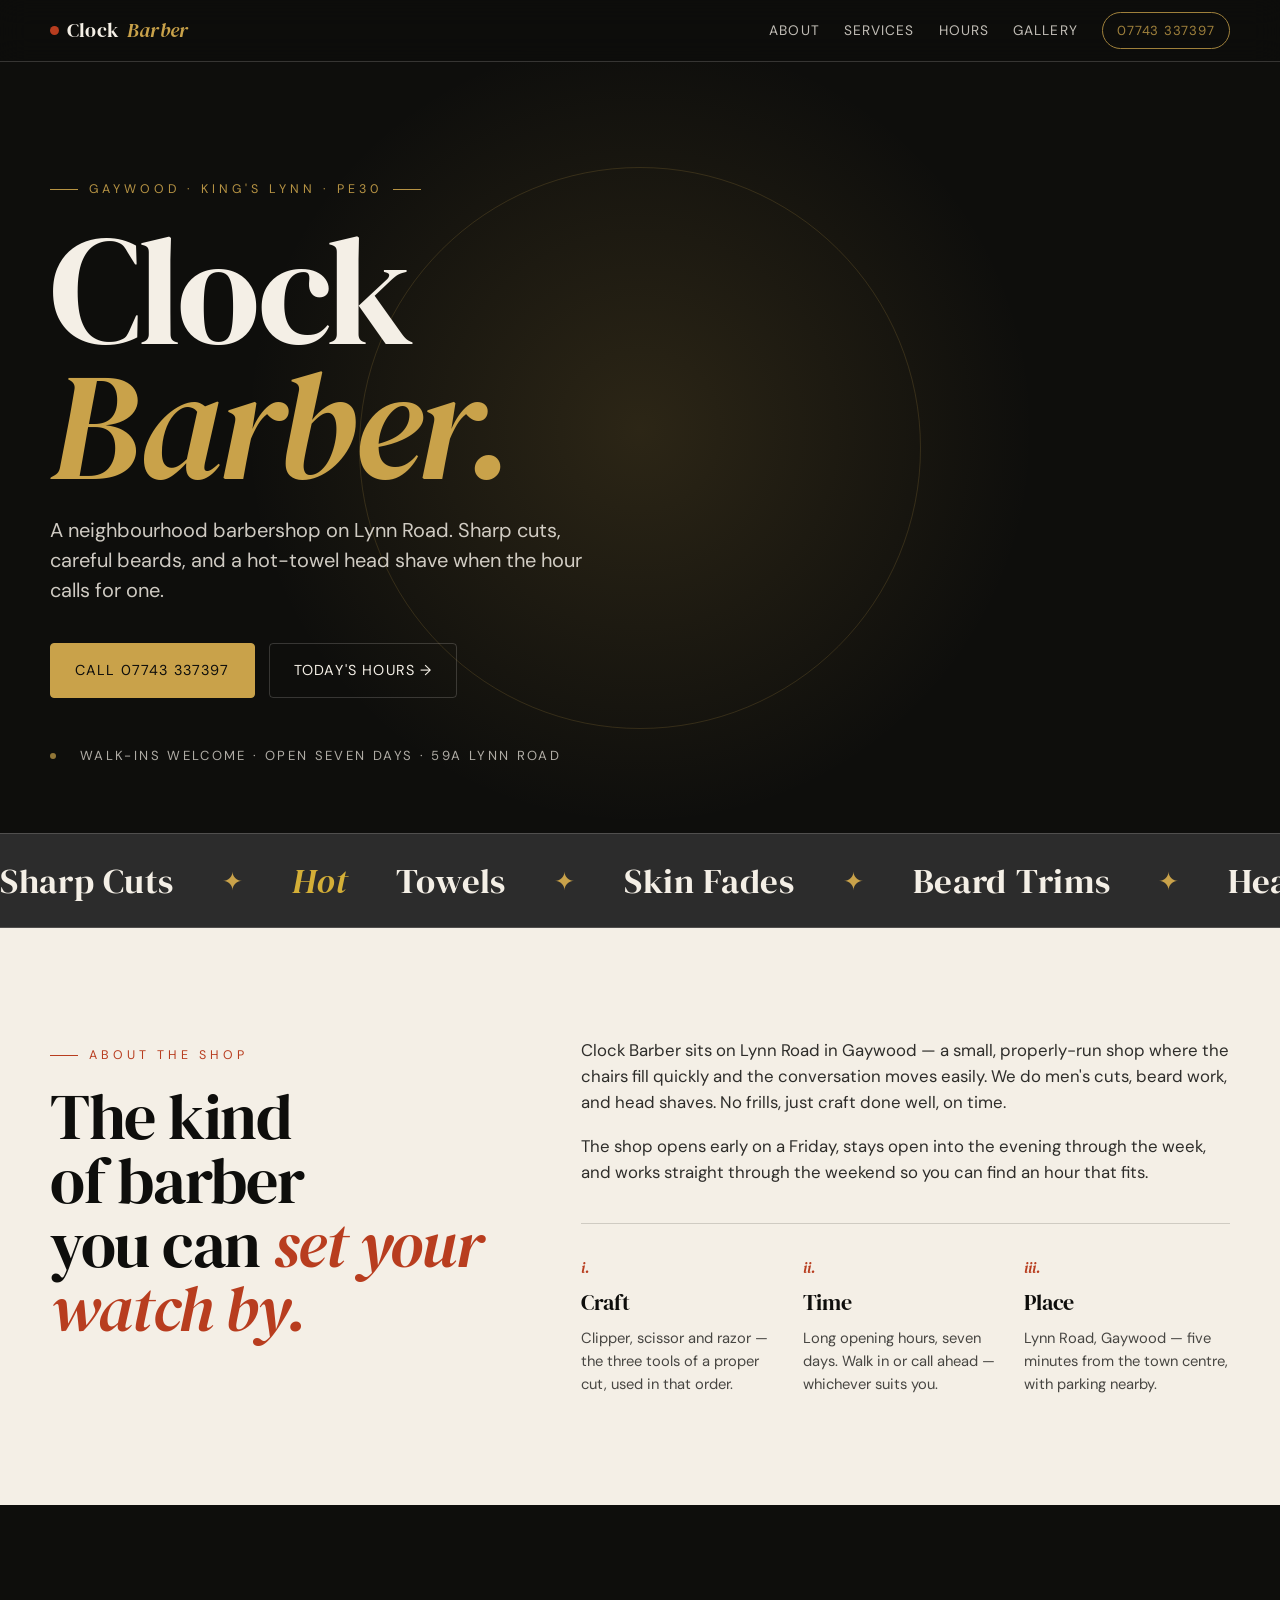
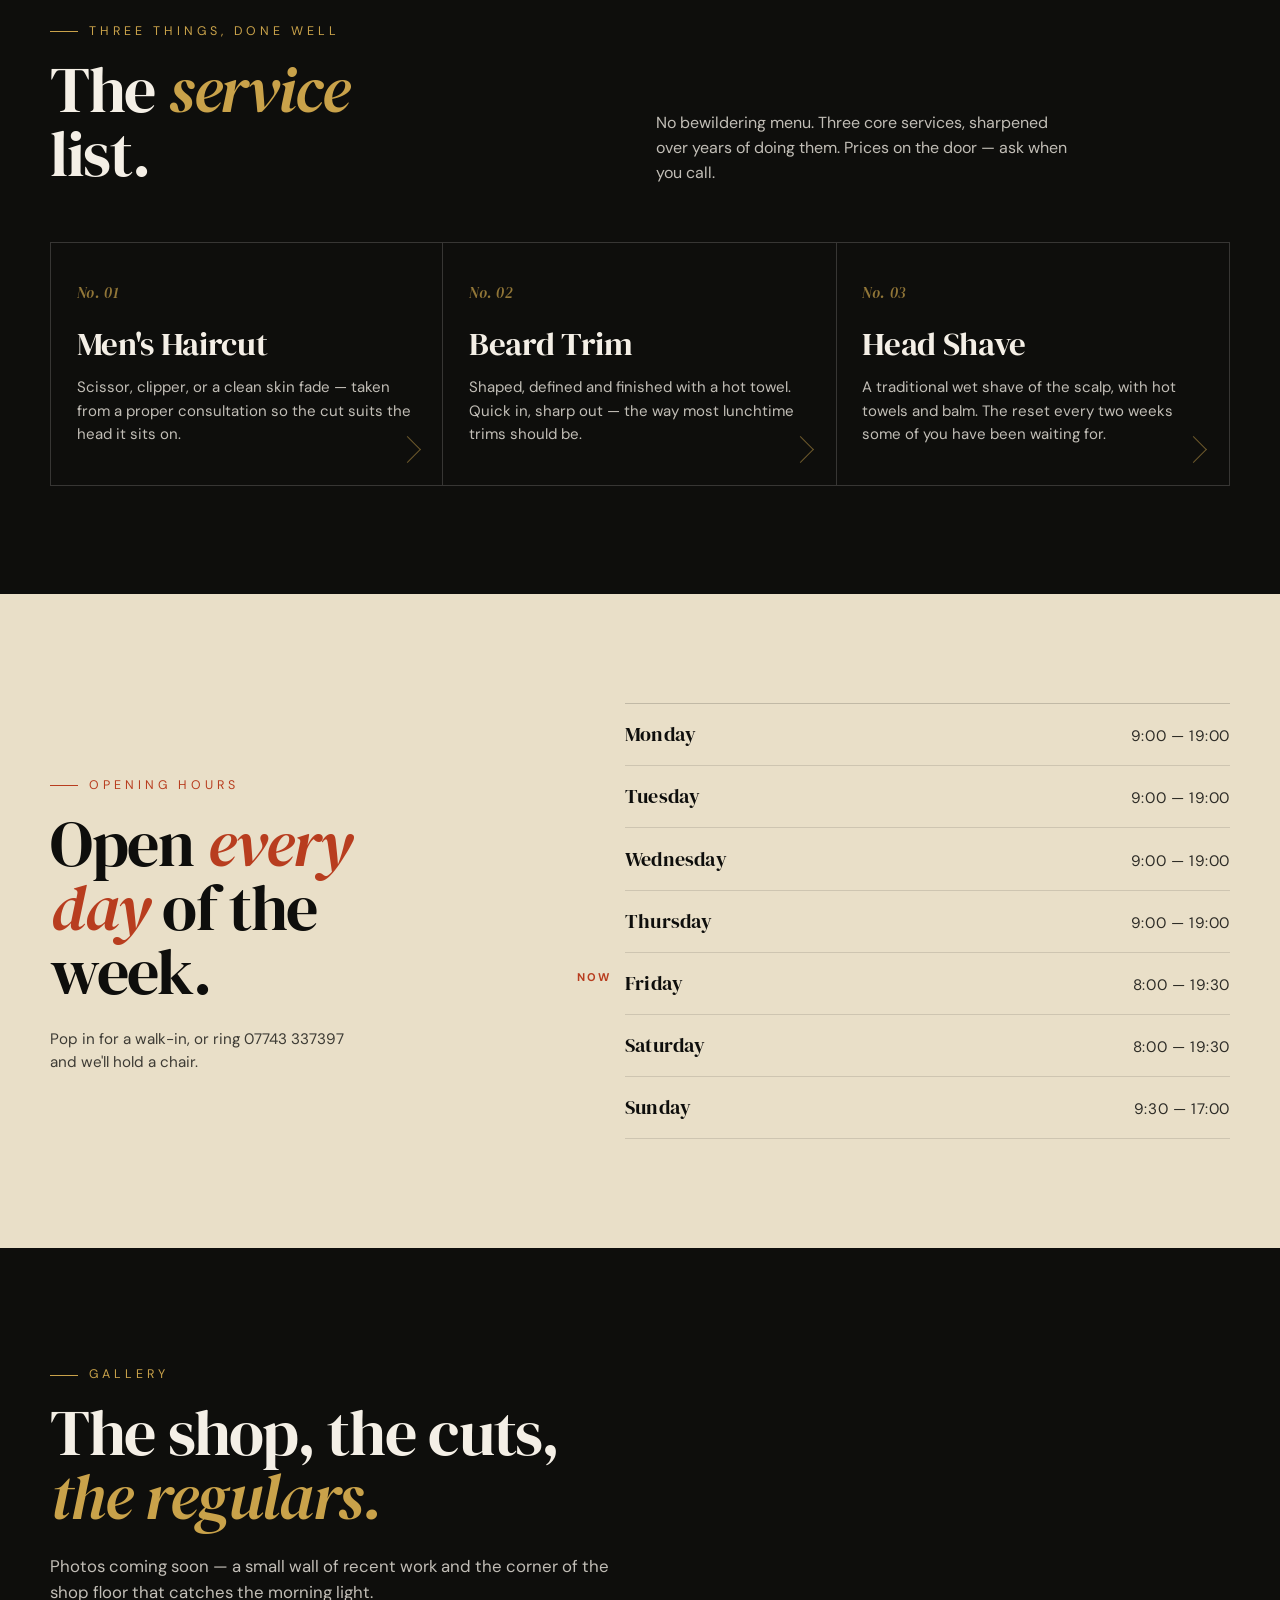
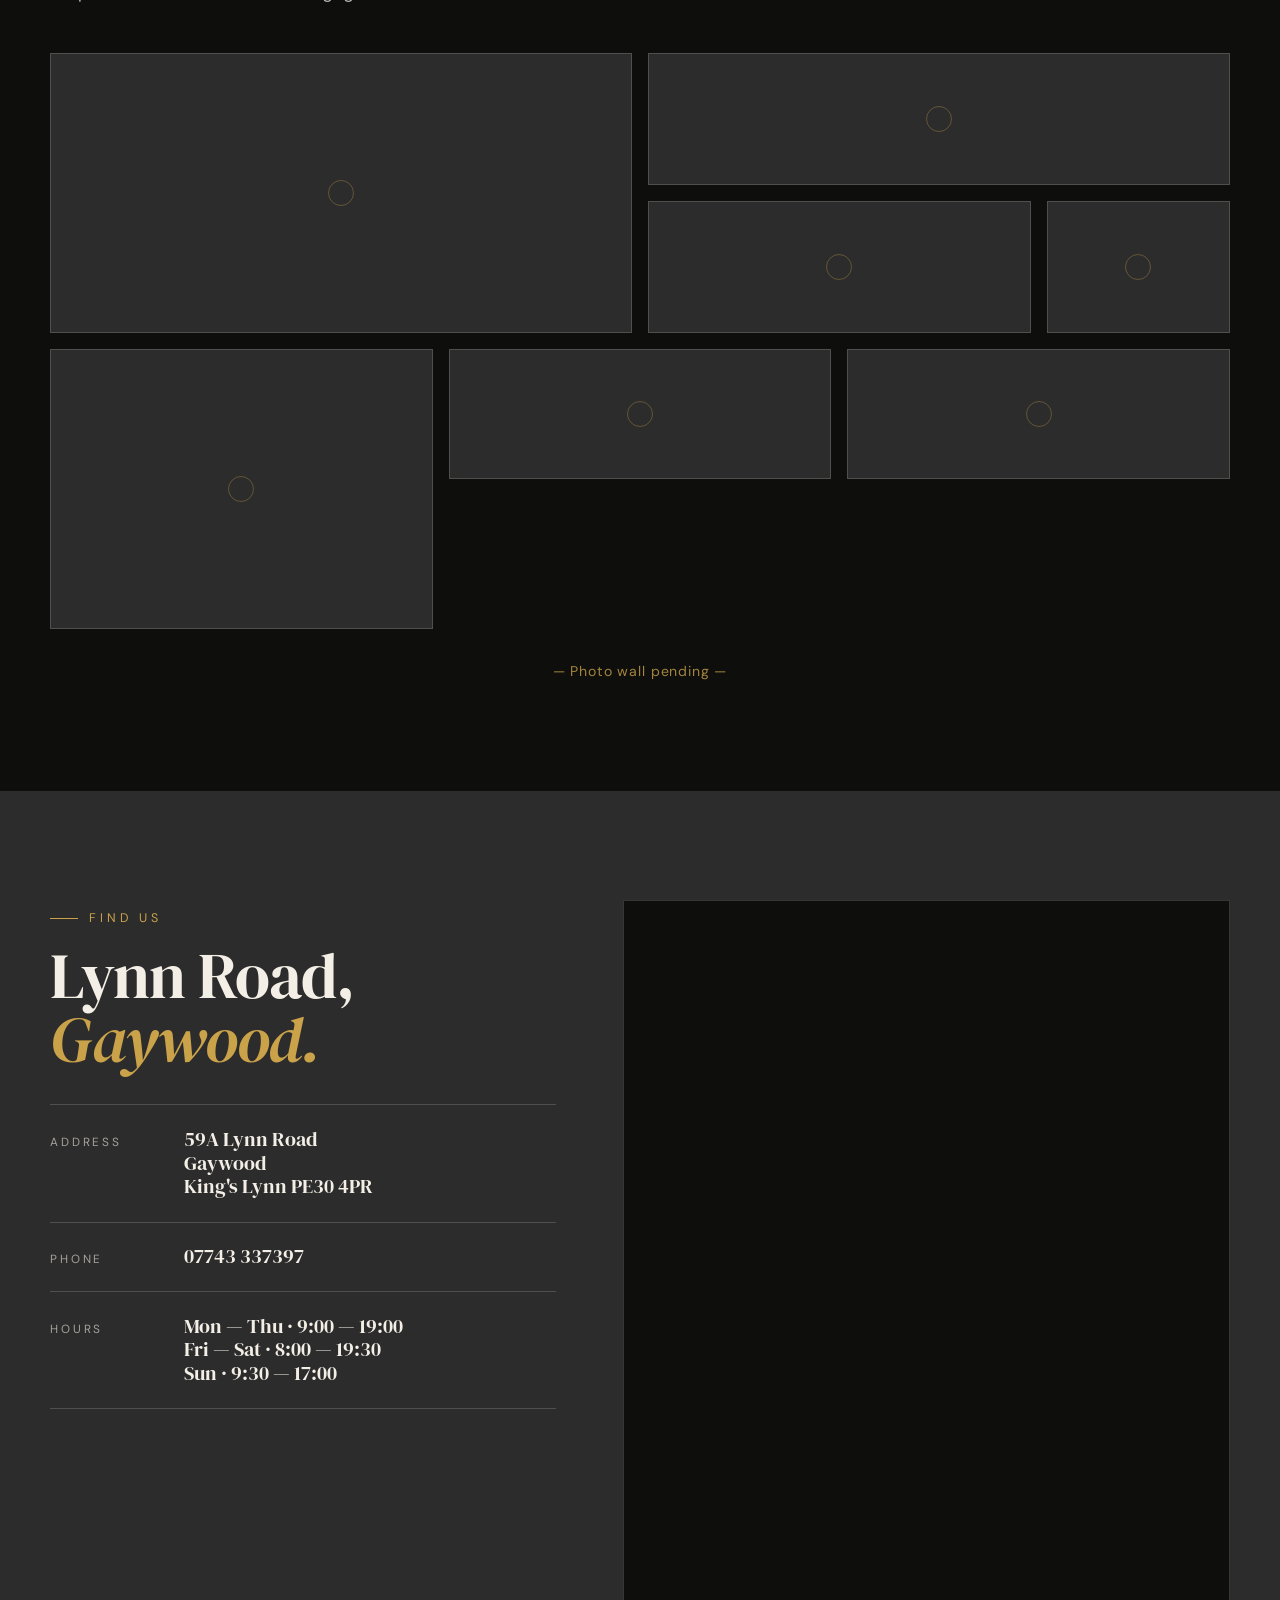
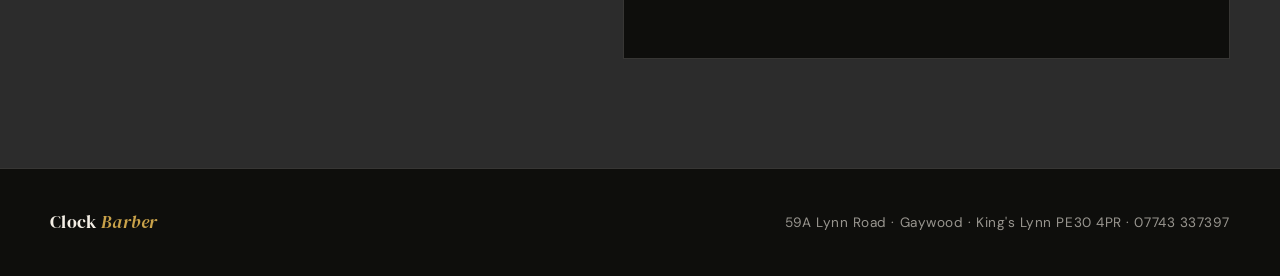
<file: index.html>
<!doctype html>
<html lang="en-GB">
<head>
<meta charset="utf-8">
<meta name="viewport" content="width=device-width, initial-scale=1, viewport-fit=cover">
<title>Clock Barber — Gaywood, King's Lynn</title>
<meta name="description" content="Clock Barber on Lynn Road, Gaywood. Men's haircuts, beard trims and head shaves. Open seven days. 59A Lynn Road, King's Lynn PE30 4PR.">
<link rel="preconnect" href="https://fonts.googleapis.com">
<link rel="preconnect" href="https://fonts.gstatic.com" crossorigin>
<link href="https://fonts.googleapis.com/css2?family=DM+Serif+Display:ital@0;1&family=DM+Sans:opsz,wght@9..40,400;9..40,500;9..40,700&display=swap" rel="stylesheet">
<style>
  :root {
    --ink:    #0E0E0C;
    --soft:   #2C2C2C;
    --paper:  #F4EFE6;
    --cream:  #E9DFC8;
    --brass:  #C9A24A;
    --gold:   #D4AF37;
    --ember:  #B83D1F;
    --rule:   rgba(244,239,230,0.18);
    --font-display: "DM Serif Display", "Times New Roman", serif;
    --font-body:    "DM Sans", system-ui, -apple-system, sans-serif;
  }
  * { box-sizing: border-box; margin: 0; padding: 0; }
  html { scroll-behavior: smooth; -webkit-text-size-adjust: 100%; }
  body {
    background: var(--ink);
    color: var(--paper);
    font-family: var(--font-body);
    font-size: clamp(0.95rem, 0.6rem + 0.6vw, 1.05rem);
    line-height: 1.55;
    text-rendering: optimizeLegibility;
    -webkit-font-smoothing: antialiased;
    overflow-x: hidden;
  }
  h1, h2, h3 { text-wrap: balance; font-weight: 400; }
  p { text-wrap: pretty; }
  a { color: inherit; text-decoration-thickness: 1px; text-underline-offset: 0.18em; }
  img { max-width: 100%; display: block; }

  /* LAYOUT */
  .wrap { width: min(1180px, 100% - 2.4rem); margin-inline: auto; }
  section { padding-block: clamp(4rem, 2rem + 6vw, 8rem); }

  /* NAV */
  nav.top {
    position: sticky; top: 0; z-index: 50;
    backdrop-filter: blur(14px);
    -webkit-backdrop-filter: blur(14px);
    background: rgba(14,14,12,0.78);
    border-bottom: 1px solid var(--rule);
  }
  nav.top .wrap {
    display: flex; align-items: center; justify-content: space-between;
    gap: 1rem; padding-block: 0.95rem;
  }
  nav.top .mark {
    font-family: var(--font-display);
    font-size: 1.25rem; letter-spacing: 0.01em;
    display: inline-flex; align-items: baseline; gap: 0.5rem;
    text-decoration: none;
  }
  nav.top .mark em {
    font-style: italic; color: var(--brass); font-weight: 400;
  }
  nav.top .mark::before {
    content: ""; width: 9px; height: 9px; border-radius: 50%;
    background: var(--ember);
    display: inline-block; transform: translateY(-2px);
    animation: pulse 2s ease-in-out infinite;
  }
  @keyframes pulse {
    0%, 100% { opacity: 0.35; }
    50%      { opacity: 1; }
  }
  nav.top ul {
    list-style: none; display: flex; gap: 1.5rem; align-items: center;
    font-size: 0.86rem; letter-spacing: 0.08em; text-transform: uppercase;
  }
  nav.top ul a { text-decoration: none; opacity: 0.78; transition: opacity .2s, color .2s; }
  nav.top ul a:hover { opacity: 1; color: var(--brass); }
  nav.top .call {
    border: 1px solid var(--brass); color: var(--brass);
    padding: 0.55rem 0.9rem; border-radius: 999px;
    font-size: 0.82rem; letter-spacing: 0.06em;
    text-decoration: none; white-space: nowrap;
    transition: background .2s, color .2s;
  }
  nav.top .call:hover { background: var(--brass); color: var(--ink); }
  @media (max-width: 760px) {
    nav.top ul li:not(.contact-li) { display: none; }
  }

  /* HERO */
  .hero {
    position: relative;
    padding-top: clamp(4rem, 2rem + 6vw, 7rem);
    padding-bottom: clamp(3rem, 1rem + 4vw, 5rem);
    overflow: hidden;
  }
  .hero::before {
    content: ""; position: absolute;
    top: 50%; left: 50%;
    width: min(900px, 110vw); aspect-ratio: 1;
    transform: translate(-50%, -52%);
    border-radius: 50%;
    background: radial-gradient(circle, rgba(201,162,74,0.16), transparent 62%);
    pointer-events: none; z-index: 0;
  }
  .hero::after {
    content: ""; position: absolute;
    top: 50%; left: 50%;
    width: min(560px, 80vw); aspect-ratio: 1;
    transform: translate(-50%, -50%);
    border: 1px solid rgba(201,162,74,0.18);
    border-radius: 50%;
    pointer-events: none; z-index: 0;
  }
  .hero .wrap { position: relative; z-index: 1; }
  .hero .eyebrow {
    font-size: 0.78rem; letter-spacing: 0.32em; text-transform: uppercase;
    color: var(--brass); opacity: 0.9;
    display: inline-flex; align-items: center; gap: 0.7rem;
    margin-bottom: 1.6rem;
  }
  .hero .eyebrow::before, .hero .eyebrow::after {
    content: ""; width: 28px; height: 1px; background: var(--brass);
  }
  .hero h1 {
    font-family: var(--font-display);
    font-size: clamp(3.2rem, 1.2rem + 11vw, 9.5rem);
    line-height: 0.88;
    letter-spacing: -0.025em;
    margin-bottom: 1.4rem;
  }
  .hero h1 em {
    font-style: italic; color: var(--brass); font-weight: 400;
  }
  .hero .lede {
    max-width: 38ch;
    font-size: clamp(1.05rem, 0.7rem + 0.7vw, 1.25rem);
    line-height: 1.5; opacity: 0.84;
    margin-bottom: 2.4rem;
  }
  .hero .ctas {
    display: flex; flex-wrap: wrap; gap: 0.9rem; align-items: center;
  }
  .btn {
    display: inline-flex; align-items: center; gap: 0.55rem;
    padding: 0.95rem 1.5rem;
    font-size: 0.9rem; letter-spacing: 0.08em; text-transform: uppercase;
    text-decoration: none; border-radius: 4px;
    transition: transform .2s, background .2s, color .2s, border-color .2s;
  }
  .btn--solid { background: var(--brass); color: var(--ink); border: 1px solid var(--brass); }
  .btn--solid:hover { transform: translateY(-2px); background: var(--paper); border-color: var(--paper); }
  .btn--ghost { background: transparent; color: var(--paper); border: 1px solid var(--rule); }
  .btn--ghost:hover { border-color: var(--paper); }

  .hero .stamp {
    margin-top: 3rem;
    display: grid; grid-template-columns: auto 1fr; gap: 1.5rem;
    align-items: center;
    font-size: 0.82rem; letter-spacing: 0.18em; text-transform: uppercase;
    opacity: 0.7;
  }
  .hero .stamp .dot {
    width: 6px; height: 6px; background: var(--brass); border-radius: 50%;
  }

  /* MARQUEE */
  .marquee {
    overflow: hidden;
    background: var(--soft);
    border-top: 1px solid var(--rule);
    border-bottom: 1px solid var(--rule);
    padding-block: 1.2rem;
  }
  .marquee__track {
    display: inline-flex; gap: 3rem; white-space: nowrap;
    animation: scroll 38s linear infinite;
    font-family: var(--font-display);
    font-size: clamp(1.4rem, 0.6rem + 2vw, 2.2rem);
    letter-spacing: 0.02em;
  }
  .marquee__track span {
    display: inline-flex; align-items: center; gap: 3rem;
    color: var(--paper);
  }
  .marquee__track span::after {
    content: "✦"; color: var(--brass); font-size: 0.7em;
  }
  .marquee__track em { color: var(--gold); font-style: italic; }
  @keyframes scroll { to { transform: translateX(-50%); } }
  @media (prefers-reduced-motion: reduce) {
    .marquee__track { animation: none; }
    nav.top .mark::before { animation: none; opacity: 0.8; }
  }

  /* ABOUT */
  #about {
    background: var(--paper); color: var(--ink);
  }
  .about-grid {
    display: grid; grid-template-columns: minmax(0, 1fr) minmax(0, 1.4fr);
    gap: clamp(2rem, 1rem + 4vw, 5rem);
    align-items: start;
  }
  @media (max-width: 820px) {
    .about-grid { grid-template-columns: 1fr; }
  }
  #about .label {
    font-size: 0.78rem; letter-spacing: 0.32em; text-transform: uppercase;
    color: var(--ember); margin-bottom: 1.2rem;
    display: inline-flex; align-items: center; gap: 0.7rem;
  }
  #about .label::before {
    content: ""; width: 28px; height: 1px; background: var(--ember);
  }
  #about h2 {
    font-family: var(--font-display);
    font-size: clamp(2.2rem, 1rem + 4vw, 4rem);
    line-height: 1;
    letter-spacing: -0.02em;
  }
  #about h2 em { font-style: italic; color: var(--ember); }
  #about .body p { margin-bottom: 1.1rem; opacity: 0.86; }
  #about .pillars {
    margin-top: 2.4rem;
    display: grid; grid-template-columns: repeat(3, 1fr); gap: 1rem;
    border-top: 1px solid rgba(14,14,12,0.16);
    padding-top: 2rem;
  }
  @media (max-width: 620px) {
    #about .pillars { grid-template-columns: 1fr; gap: 1.4rem; }
  }
  #about .pillars .item h4 {
    font-family: var(--font-display);
    font-size: 1.4rem; letter-spacing: -0.01em;
    margin-bottom: 0.4rem;
    font-weight: 400;
  }
  #about .pillars .item p {
    font-size: 0.92rem; opacity: 0.75; margin: 0;
  }
  #about .pillars .num {
    font-family: var(--font-display); font-style: italic;
    color: var(--ember); font-size: 0.95rem;
    display: block; margin-bottom: 0.4rem;
  }

  /* SERVICES */
  #services { background: var(--ink); }
  #services .head {
    display: grid; grid-template-columns: minmax(0, 1fr) minmax(0, 1fr);
    gap: 2rem; align-items: end;
    margin-bottom: 3.5rem;
  }
  @media (max-width: 760px) {
    #services .head { grid-template-columns: 1fr; }
  }
  #services .label {
    font-size: 0.78rem; letter-spacing: 0.32em; text-transform: uppercase;
    color: var(--brass); margin-bottom: 1rem;
    display: inline-flex; align-items: center; gap: 0.7rem;
  }
  #services .label::before {
    content: ""; width: 28px; height: 1px; background: var(--brass);
  }
  #services h2 {
    font-family: var(--font-display);
    font-size: clamp(2.2rem, 1rem + 4vw, 4rem);
    line-height: 1; letter-spacing: -0.02em;
  }
  #services h2 em { font-style: italic; color: var(--brass); }
  #services .lede {
    max-width: 38ch; opacity: 0.78; font-size: 1rem;
  }
  .svc-list {
    display: grid; grid-template-columns: repeat(3, 1fr);
    gap: 0;
    border-top: 1px solid var(--rule);
  }
  @media (max-width: 820px) {
    .svc-list { grid-template-columns: 1fr; }
  }
  .svc {
    padding: 2.4rem 1.6rem;
    border-bottom: 1px solid var(--rule);
    border-right: 1px solid var(--rule);
    position: relative;
    transition: background .3s;
  }
  .svc:first-child { border-left: 1px solid var(--rule); }
  @media (max-width: 820px) {
    .svc { border-right: 1px solid var(--rule); border-left: 1px solid var(--rule); }
  }
  .svc:hover { background: var(--soft); }
  .svc .num {
    font-family: var(--font-display); font-style: italic;
    color: var(--brass); opacity: 0.7;
    font-size: 0.95rem; letter-spacing: 0.04em;
    margin-bottom: 1.4rem; display: block;
  }
  .svc h3 {
    font-family: var(--font-display);
    font-size: clamp(1.6rem, 0.8rem + 1.6vw, 2.2rem);
    line-height: 1; letter-spacing: -0.01em;
    margin-bottom: 1rem;
  }
  .svc p {
    font-size: 0.94rem; opacity: 0.78; line-height: 1.55;
  }
  .svc::after {
    content: ""; position: absolute;
    bottom: 1.6rem; right: 1.6rem;
    width: 18px; height: 18px;
    border-top: 1px solid var(--brass);
    border-right: 1px solid var(--brass);
    transform: rotate(45deg);
    opacity: 0.5; transition: opacity .3s, transform .3s;
  }
  .svc:hover::after { opacity: 1; transform: rotate(45deg) translate(3px, -3px); }

  /* HOURS */
  #hours {
    background: var(--cream); color: var(--ink);
    overflow: hidden;
  }
  .hours-wrap {
    display: grid; grid-template-columns: minmax(0, 0.9fr) minmax(0, 1.1fr);
    gap: clamp(2.5rem, 1rem + 5vw, 6rem);
    align-items: center;
  }
  @media (max-width: 820px) {
    .hours-wrap { grid-template-columns: 1fr; }
  }
  #hours .label {
    font-size: 0.78rem; letter-spacing: 0.32em; text-transform: uppercase;
    color: var(--ember); margin-bottom: 1rem;
    display: inline-flex; align-items: center; gap: 0.7rem;
  }
  #hours .label::before {
    content: ""; width: 28px; height: 1px; background: var(--ember);
  }
  #hours h2 {
    font-family: var(--font-display);
    font-size: clamp(2.2rem, 1rem + 4vw, 4rem);
    line-height: 1; letter-spacing: -0.02em;
    margin-bottom: 1.5rem;
  }
  #hours h2 em { font-style: italic; color: var(--ember); }
  #hours .note {
    font-size: 0.95rem; opacity: 0.78; max-width: 32ch;
  }
  .hours-table {
    width: 100%;
    border-top: 1px solid rgba(14,14,12,0.18);
  }
  .hours-table .row {
    display: grid; grid-template-columns: 1fr auto;
    padding: 0.95rem 0;
    border-bottom: 1px solid rgba(14,14,12,0.12);
    align-items: baseline;
    gap: 1rem;
    position: relative;
  }
  .hours-table .row .day {
    font-family: var(--font-display);
    font-size: clamp(1.05rem, 0.6rem + 0.8vw, 1.3rem);
    letter-spacing: 0.01em;
  }
  .hours-table .row .time {
    font-variant-numeric: tabular-nums;
    font-size: 0.95rem;
    letter-spacing: 0.04em;
    opacity: 0.85;
  }
  .hours-table .row.today::before {
    content: "NOW"; position: absolute;
    left: -3rem; top: 1.05rem;
    font-size: 0.7rem; letter-spacing: 0.18em;
    color: var(--ember); font-weight: 700;
  }
  @media (max-width: 700px) {
    .hours-table .row.today::before { left: 0; top: -0.4rem; }
    .hours-table .row.today { padding-top: 1.8rem; }
  }

  /* GALLERY */
  #gallery {
    background: var(--ink);
  }
  #gallery .label {
    font-size: 0.78rem; letter-spacing: 0.32em; text-transform: uppercase;
    color: var(--brass); margin-bottom: 1rem;
    display: inline-flex; align-items: center; gap: 0.7rem;
  }
  #gallery .label::before {
    content: ""; width: 28px; height: 1px; background: var(--brass);
  }
  #gallery h2 {
    font-family: var(--font-display);
    font-size: clamp(2.2rem, 1rem + 4vw, 4rem);
    line-height: 1; letter-spacing: -0.02em;
    margin-bottom: 1.5rem;
  }
  #gallery h2 em { font-style: italic; color: var(--brass); }
  #gallery .head { max-width: 56rem; margin-bottom: 3rem; }
  #gallery .head p { opacity: 0.78; max-width: 50ch; }
  .gallery-grid {
    display: grid;
    grid-template-columns: repeat(6, 1fr);
    grid-auto-rows: minmax(120px, auto);
    gap: 1rem;
  }
  @media (max-width: 820px) {
    .gallery-grid { grid-template-columns: repeat(2, 1fr); }
  }
  .gallery-grid .tile {
    background: var(--soft);
    border: 1px solid var(--rule);
    position: relative;
    overflow: hidden;
  }
  .gallery-grid .tile::after {
    content: ""; position: absolute;
    top: 50%; left: 50%; width: 24px; height: 24px;
    border: 1px solid rgba(201,162,74,0.35);
    border-radius: 50%;
    transform: translate(-50%, -50%);
  }
  .gallery-grid .tile:nth-child(1) { grid-column: span 3; grid-row: span 2; min-height: 280px; }
  .gallery-grid .tile:nth-child(2) { grid-column: span 3; min-height: 130px; }
  .gallery-grid .tile:nth-child(3) { grid-column: span 2; min-height: 130px; }
  .gallery-grid .tile:nth-child(4) { grid-column: span 1; min-height: 130px; }
  .gallery-grid .tile:nth-child(5) { grid-column: span 2; grid-row: span 2; min-height: 280px; }
  .gallery-grid .tile:nth-child(6) { grid-column: span 2; min-height: 130px; }
  .gallery-grid .tile:nth-child(7) { grid-column: span 2; min-height: 130px; }
  @media (max-width: 820px) {
    .gallery-grid .tile { grid-column: span 1 !important; grid-row: span 1 !important; min-height: 160px !important; }
    .gallery-grid .tile:nth-child(1), .gallery-grid .tile:nth-child(5) { grid-column: span 2 !important; }
  }
  #gallery .note {
    margin-top: 2rem;
    text-align: center;
    font-size: 0.88rem;
    color: var(--brass);
    letter-spacing: 0.06em;
    opacity: 0.8;
  }

  /* CONTACT */
  #contact { background: var(--soft); }
  .contact-grid {
    display: grid; grid-template-columns: minmax(0, 1fr) minmax(0, 1.2fr);
    gap: clamp(2rem, 1rem + 4vw, 5rem);
    align-items: start;
  }
  @media (max-width: 820px) {
    .contact-grid { grid-template-columns: 1fr; }
  }
  #contact .label {
    font-size: 0.78rem; letter-spacing: 0.32em; text-transform: uppercase;
    color: var(--brass); margin-bottom: 1rem;
    display: inline-flex; align-items: center; gap: 0.7rem;
  }
  #contact .label::before {
    content: ""; width: 28px; height: 1px; background: var(--brass);
  }
  #contact h2 {
    font-family: var(--font-display);
    font-size: clamp(2.2rem, 1rem + 4vw, 4rem);
    line-height: 1; letter-spacing: -0.02em;
    margin-bottom: 2rem;
  }
  #contact h2 em { font-style: italic; color: var(--brass); }
  .contact-list { list-style: none; padding: 0; }
  .contact-list li {
    padding: 1.4rem 0;
    border-top: 1px solid var(--rule);
    display: grid; grid-template-columns: 110px 1fr;
    gap: 1.5rem; align-items: baseline;
  }
  .contact-list li:last-child { border-bottom: 1px solid var(--rule); }
  .contact-list .k {
    font-size: 0.74rem; letter-spacing: 0.24em; text-transform: uppercase;
    opacity: 0.6;
  }
  .contact-list .v {
    font-family: var(--font-display);
    font-size: clamp(1.05rem, 0.6rem + 0.8vw, 1.4rem);
    line-height: 1.2;
  }
  .contact-list .v a { color: var(--paper); text-decoration: none; }
  .contact-list .v a:hover { color: var(--brass); }
  .map-wrap {
    aspect-ratio: 4 / 5;
    border: 1px solid var(--rule);
    overflow: hidden;
    background: var(--ink);
  }
  @media (max-width: 820px) {
    .map-wrap { aspect-ratio: 4 / 3; }
  }
  .map-wrap iframe {
    width: 100%; height: 100%; border: 0;
    filter: grayscale(0.6) contrast(1.05);
  }

  /* FOOTER */
  footer {
    background: var(--ink);
    border-top: 1px solid var(--rule);
    padding-block: 2.5rem;
    font-size: 0.85rem;
  }
  footer .wrap {
    display: flex; flex-wrap: wrap; justify-content: space-between; gap: 1.5rem;
    align-items: center;
  }
  footer .mark {
    font-family: var(--font-display);
    font-size: 1.1rem; letter-spacing: 0.02em;
  }
  footer .mark em { color: var(--brass); font-style: italic; }
  footer .meta { opacity: 0.6; letter-spacing: 0.04em; }

  /* REVEAL */
  @supports (animation-timeline: view()) {
    .reveal {
      animation: rise both;
      animation-timeline: view();
      animation-range: entry 0% cover 25%;
    }
    @keyframes rise {
      from { opacity: 0; transform: translateY(2rem); }
      to   { opacity: 1; transform: translateY(0); }
    }
  }
  @media (prefers-reduced-motion: reduce) {
    .reveal { animation: none !important; opacity: 1 !important; transform: none !important; }
  }
</style>
</head>
<body>

<nav class="top">
  <div class="wrap">
    <a href="#top" class="mark">Clock <em>Barber</em></a>
    <ul>
      <li><a href="#about">About</a></li>
      <li><a href="#services">Services</a></li>
      <li><a href="#hours">Hours</a></li>
      <li><a href="#gallery">Gallery</a></li>
      <li class="contact-li"><a class="call" href="tel:+447743337397">07743 337397</a></li>
    </ul>
  </div>
</nav>

<header id="top" class="hero">
  <div class="wrap">
    <span class="eyebrow">Gaywood · King's Lynn · PE30</span>
    <h1>Clock<br><em>Barber.</em></h1>
    <p class="lede">A neighbourhood barbershop on Lynn Road. Sharp cuts, careful beards, and a hot-towel head shave when the hour calls for one.</p>
    <div class="ctas">
      <a class="btn btn--solid" href="tel:+447743337397">Call 07743 337397</a>
      <a class="btn btn--ghost" href="#hours">Today's hours →</a>
    </div>
    <div class="stamp">
      <span class="dot"></span>
      <span>Walk-ins welcome · Open seven days · 59A Lynn Road</span>
    </div>
  </div>
</header>

<div class="marquee" aria-hidden="true">
  <div class="marquee__track">
    <span>Sharp Cuts</span><span><em>Hot</em> Towels</span><span>Skin Fades</span><span>Beard Trims</span><span>Head Shaves</span><span>Father &amp; Son</span><span>Sharp Cuts</span><span><em>Hot</em> Towels</span><span>Skin Fades</span><span>Beard Trims</span><span>Head Shaves</span><span>Father &amp; Son</span>
  </div>
</div>

<section id="about">
  <div class="wrap">
    <div class="about-grid">
      <div class="reveal">
        <span class="label">About the shop</span>
        <h2>The kind of barber<br>you can <em>set your</em><br><em>watch by.</em></h2>
      </div>
      <div class="body reveal">
        <p>Clock Barber sits on Lynn Road in Gaywood — a small, properly-run shop where the chairs fill quickly and the conversation moves easily. We do men's cuts, beard work, and head shaves. No frills, just craft done well, on time.</p>
        <p>The shop opens early on a Friday, stays open into the evening through the week, and works straight through the weekend so you can find an hour that fits.</p>
        <div class="pillars">
          <div class="item">
            <span class="num">i.</span>
            <h4>Craft</h4>
            <p>Clipper, scissor and razor — the three tools of a proper cut, used in that order.</p>
          </div>
          <div class="item">
            <span class="num">ii.</span>
            <h4>Time</h4>
            <p>Long opening hours, seven days. Walk in or call ahead — whichever suits you.</p>
          </div>
          <div class="item">
            <span class="num">iii.</span>
            <h4>Place</h4>
            <p>Lynn Road, Gaywood — five minutes from the town centre, with parking nearby.</p>
          </div>
        </div>
      </div>
    </div>
  </div>
</section>

<section id="services">
  <div class="wrap">
    <div class="head reveal">
      <div>
        <span class="label">Three things, done well</span>
        <h2>The <em>service</em><br>list.</h2>
      </div>
      <p class="lede">No bewildering menu. Three core services, sharpened over years of doing them. Prices on the door — ask when you call.</p>
    </div>

    <div class="svc-list">
      <article class="svc reveal">
        <span class="num">No. 01</span>
        <h3>Men's Haircut</h3>
        <p>Scissor, clipper, or a clean skin fade — taken from a proper consultation so the cut suits the head it sits on.</p>
      </article>
      <article class="svc reveal">
        <span class="num">No. 02</span>
        <h3>Beard Trim</h3>
        <p>Shaped, defined and finished with a hot towel. Quick in, sharp out — the way most lunchtime trims should be.</p>
      </article>
      <article class="svc reveal">
        <span class="num">No. 03</span>
        <h3>Head Shave</h3>
        <p>A traditional wet shave of the scalp, with hot towels and balm. The reset every two weeks some of you have been waiting for.</p>
      </article>
    </div>
  </div>
</section>

<section id="hours">
  <div class="wrap">
    <div class="hours-wrap">
      <div class="reveal">
        <span class="label">Opening hours</span>
        <h2>Open <em>every</em><br><em>day</em> of the<br>week.</h2>
        <p class="note">Pop in for a walk-in, or ring 07743 337397 and we'll hold a chair.</p>
      </div>
      <div class="hours-table reveal" id="hours-table">
        <div class="row" data-day="1"><span class="day">Monday</span><span class="time">9:00 — 19:00</span></div>
        <div class="row" data-day="2"><span class="day">Tuesday</span><span class="time">9:00 — 19:00</span></div>
        <div class="row" data-day="3"><span class="day">Wednesday</span><span class="time">9:00 — 19:00</span></div>
        <div class="row" data-day="4"><span class="day">Thursday</span><span class="time">9:00 — 19:00</span></div>
        <div class="row" data-day="5"><span class="day">Friday</span><span class="time">8:00 — 19:30</span></div>
        <div class="row" data-day="6"><span class="day">Saturday</span><span class="time">8:00 — 19:30</span></div>
        <div class="row" data-day="0"><span class="day">Sunday</span><span class="time">9:30 — 17:00</span></div>
      </div>
    </div>
  </div>
</section>

<section id="gallery">
  <div class="wrap">
    <div class="head reveal">
      <span class="label">Gallery</span>
      <h2>The shop, the cuts,<br><em>the regulars.</em></h2>
      <p>Photos coming soon — a small wall of recent work and the corner of the shop floor that catches the morning light.</p>
    </div>
    <div class="gallery-grid">
      <div class="tile"></div>
      <div class="tile"></div>
      <div class="tile"></div>
      <div class="tile"></div>
      <div class="tile"></div>
      <div class="tile"></div>
      <div class="tile"></div>
    </div>
    <p class="note">— Photo wall pending —</p>
  </div>
</section>

<section id="contact">
  <div class="wrap">
    <div class="contact-grid">
      <div class="reveal">
        <span class="label">Find us</span>
        <h2>Lynn Road,<br><em>Gaywood.</em></h2>
        <ul class="contact-list">
          <li>
            <span class="k">Address</span>
            <span class="v">59A Lynn Road<br>Gaywood<br>King's Lynn PE30 4PR</span>
          </li>
          <li>
            <span class="k">Phone</span>
            <span class="v"><a href="tel:+447743337397">07743 337397</a></span>
          </li>
          <li>
            <span class="k">Hours</span>
            <span class="v">Mon — Thu · 9:00 — 19:00<br>Fri — Sat · 8:00 — 19:30<br>Sun · 9:30 — 17:00</span>
          </li>
        </ul>
      </div>
      <div class="map-wrap reveal">
        <iframe
          src="https://www.google.com/maps?q=59A+Lynn+Road,+Gaywood,+King%27s+Lynn+PE30+4PR&output=embed"
          loading="lazy"
          referrerpolicy="no-referrer-when-downgrade"
          title="Clock Barber on Lynn Road, Gaywood, King's Lynn PE30 4PR"></iframe>
      </div>
    </div>
  </div>
</section>

<footer>
  <div class="wrap">
    <span class="mark">Clock <em>Barber</em></span>
    <span class="meta">59A Lynn Road · Gaywood · King's Lynn PE30 4PR · 07743 337397</span>
  </div>
</footer>

<script>
  (function () {
    const today = new Date().getDay();
    const row = document.querySelector('#hours-table .row[data-day="' + today + '"]');
    if (row) row.classList.add('today');
  })();
</script>

</body>
</html>
</file>
